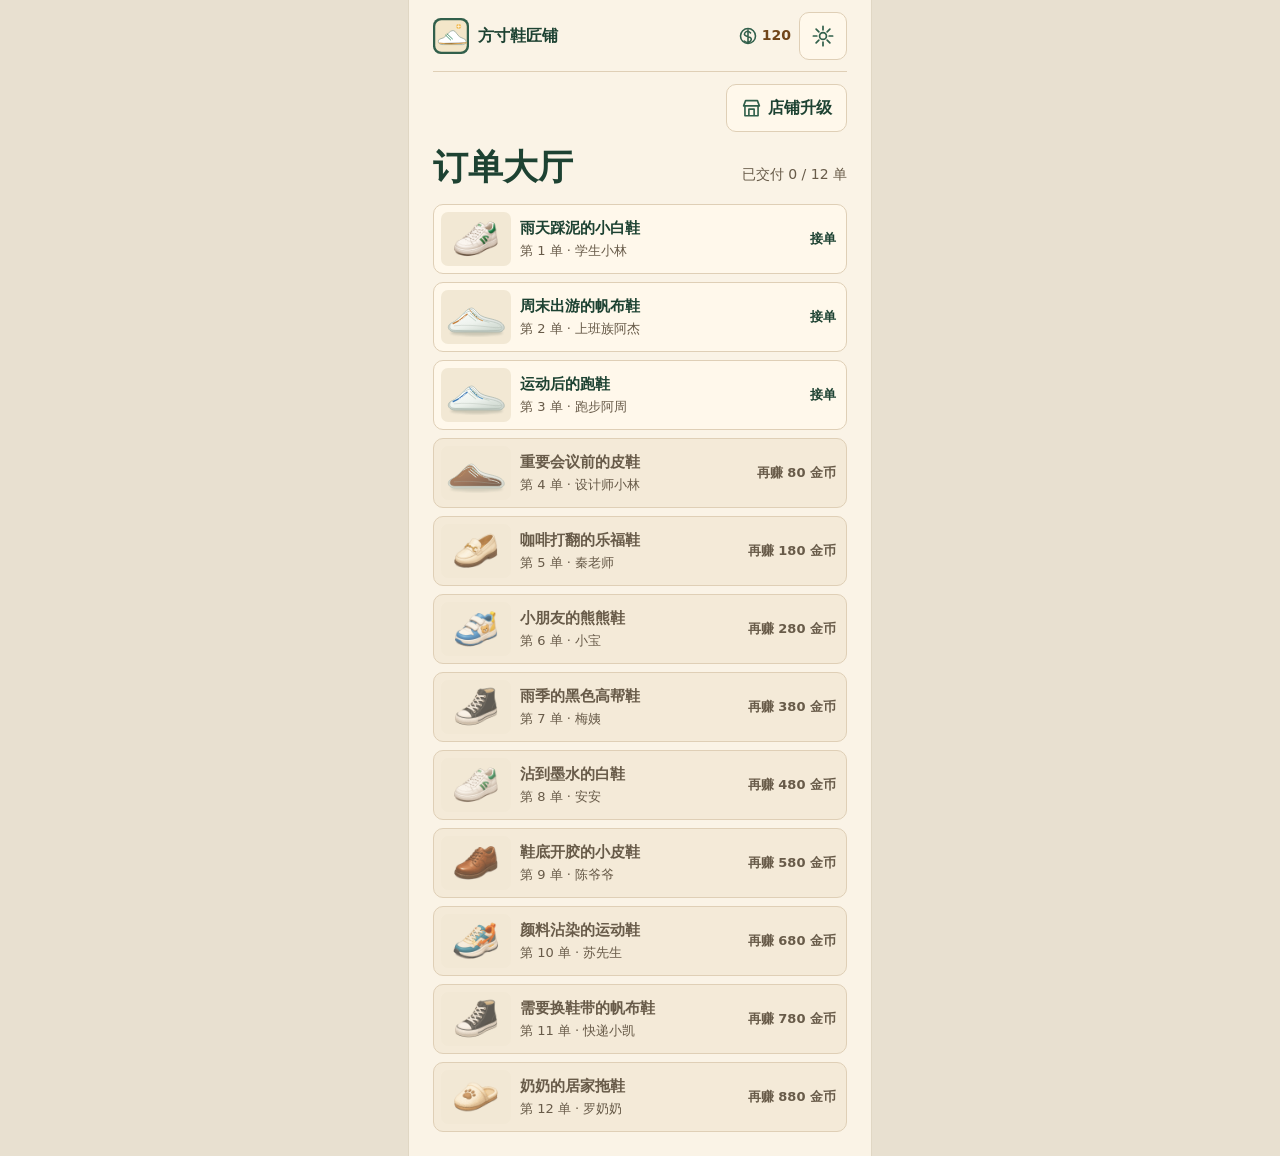
<file: play/fangcun-shoe-shop/index.html>
<!doctype html>
<html lang="zh-CN">
<head>
  <meta charset="UTF-8" />
  <meta name="viewport" content="width=device-width, initial-scale=1, viewport-fit=cover" />
  <meta name="theme-color" content="#315f4b" />
  <meta name="description" content="方寸鞋匠铺：一双鞋，慢慢修好。" />
  <link rel="icon" type="image/svg+xml" href="./assets/logo-faLnTCS3.svg" />
  <title>方寸鞋匠铺</title>
  <script type="module" crossorigin src="./assets/index-BaAndB-l.js"></script>
  <link rel="stylesheet" crossorigin href="./assets/index-BGBkobXp.css">
</head>
<body>
  <main id="shop" class="shop"></main>
</body>
</html>
</file>
<file: play/fangcun-shoe-shop/assets/index-BGBkobXp.css>
:root{color-scheme:light;font-family:PingFang SC,Microsoft YaHei,Noto Sans CJK SC,system-ui,sans-serif;line-height:1.5;color:#2d3b2f;background:#e8e0d0;--paper: #faf3e6;--panel: #fff8eb;--edge: #dfcfb6;--ink: #2d3b2f;--muted: #685b49;--green: #275743;--green-dark: #1d4232;--focus: #9b4d1a;--safe-area-top: env(safe-area-inset-top, 0px);scroll-padding-top:var(--safe-area-top)}@media(max-width:600px)and (orientation:portrait){:root.taptap{--safe-area-top: max(104px, env(safe-area-inset-top, 0px))}}*,*:before,*:after{box-sizing:border-box}body{margin:0;min-height:100vh;min-height:100dvh;padding:var(--safe-area-top) env(safe-area-inset-right,0px) env(safe-area-inset-bottom,0px) env(safe-area-inset-left,0px);-webkit-tap-highlight-color:transparent}h1,h2,p,figure,blockquote{margin:0}h1,h2{color:var(--green-dark);line-height:1.25;font-family:Songti SC,"Noto Serif CJK SC",SimSun,serif}h1{font-size:clamp(1.5rem,6.2vw,2.2rem)}h2{font-size:1.5rem}button{font:inherit;min-height:48px;cursor:pointer;touch-action:manipulation;border:1px solid transparent;border-radius:10px;transition:background-color .14s,border-color .14s}button:disabled{cursor:default}:focus-visible{outline:3px solid var(--focus);outline-offset:3px}h1:focus{outline:none}img{vertical-align:middle}.shop{width:min(100%,464px);min-height:calc(100vh - var(--safe-area-top) - env(safe-area-inset-bottom,0px));min-height:calc(100dvh - var(--safe-area-top) - env(safe-area-inset-bottom,0px));margin:0 auto;padding:0 clamp(14px,4.5vw,24px) 24px;background:var(--paper);border-inline:1px solid #e0d7c4}.shop:not([data-step=lobby]) .lobby-only,.shop:not([data-step=shop]) .shop-only,.shop:not([data-step=order]):not([data-step=shop]) .navigate-back,.shop[data-step=shop] .order-only,.shop[data-step=shop] .work-only,.shop[data-step=shop] .result-only,.shop[data-step=shop] .bench,.shop[data-step=lobby] .order-only,.shop[data-step=lobby] .work-only,.shop[data-step=lobby] .result-only,.shop[data-step=lobby] .bench,.shop[data-step=order] .work-only,.shop[data-step=order] .result-only,.shop[data-step=work] .order-only,.shop[data-step=work] .result-only,.shop[data-step=result] .order-only,.shop[data-step=result] .work-only,.shop[data-step=result] .bench{display:none}.shop-header,.shop-brand,.header-actions,#wallet,.progress-heading,.tool-row{display:flex;align-items:center}.shop-header{position:relative;z-index:1;min-height:72px;justify-content:space-between;gap:12px;border-bottom:1px solid var(--edge)}.shop-brand{gap:9px;font-weight:740;color:var(--green-dark)}.shop[data-step=order] .brand-logo,.shop[data-step=shop] .brand-logo{display:none}.header-actions{gap:8px}#wallet{gap:4px;color:#714519;font-size:.875rem;white-space:nowrap}#coin-balance{font-variant-numeric:tabular-nums}.lobby-heading{display:flex;flex-wrap:wrap;align-items:baseline;justify-content:space-between;gap:6px 12px;margin:21px 0 14px}#order-count{color:var(--muted);font-size:.875rem}.lobby-shop{display:flex;align-items:center;justify-content:space-between;gap:10px;padding:12px 0 0}.lobby-shop button{margin-left:auto}.lobby-shop img{object-fit:contain}.lobby-shop+.lobby-heading{margin-top:14px}.shop-upgrades{padding-top:20px}.upgrade-card{display:grid;grid-template-columns:auto minmax(0,1fr);align-items:center;gap:10px;margin-top:12px;padding:12px;border:1px solid var(--edge);border-radius:12px;background:var(--panel)}.upgrade-card>img{object-fit:contain}.upgrade-card h2{font-size:1.125rem}.upgrade-card p{font-size:.875rem;color:var(--muted)}.upgrade-card .primary{grid-column:1 / -1}#shop-status{margin-top:12px;font-weight:700;color:var(--green-dark)}.order-list{display:grid;gap:8px;list-style:none;margin:0;padding:0}.order-row{display:grid;grid-template-columns:clamp(42px,16vw,70px) minmax(0,1fr) auto;width:100%;align-items:center;gap:9px;min-height:70px;padding:7px 10px 7px 7px;text-align:left;color:var(--green-dark);background:var(--panel);border-color:var(--edge)}.order-row:hover,.order-row:active{border-color:#a98a63;background:#f7ebd6}.order-row[data-delivered=true]{background:#eff2e7;border-color:#c7d1bd}.order-row:disabled{color:var(--muted);background:#f4ead8;border-color:var(--edge)}.order-row:disabled .order-preview{opacity:.75}.order-preview{width:100%;height:54px;object-fit:contain;background:#f2e8d4;border-radius:7px;transform:translateZ(0)}.order-copy{display:grid;gap:2px;min-width:0}.order-copy strong{font-size:.95rem;line-height:1.35;overflow-wrap:anywhere}.order-meta,.order-status{font-size:.8125rem}.order-meta{color:var(--muted)}.order-status{font-weight:700}.icon-button{display:grid;place-items:center;width:48px;padding:0;border-color:var(--edge);background:var(--panel)}.icon-button:active,.secondary:active{background:#ebe2cf}.order-heading,.work-heading{margin:18px 0 14px}.section-label{font-size:.875rem;font-weight:700;color:var(--muted);margin-bottom:5px}.work-heading>p:last-child{margin-top:5px;color:var(--muted)}.ticket{display:grid;grid-template-columns:auto minmax(0,1fr);align-items:center;gap:12px;background:var(--panel);padding:10px 12px;margin-bottom:14px;border:1px solid var(--edge);border-radius:12px}.ticket img{border-radius:8px;background:#ead7b9}.ticket figcaption{font-weight:700;color:var(--green-dark)}.ticket blockquote{font-size:.875rem;color:var(--muted)}.bench{position:relative;height:min(72vw,300px);height:clamp(180px,min(72vw,41svh),300px);isolation:isolate;overflow:hidden;background:repeating-linear-gradient(0deg,#e6caa6 0 42px,#dec099 42px 44px,#ead0ad 44px 86px);border:1px solid #c7a278;border-radius:14px;box-shadow:inset 0 2px #f3dec1}.bench-mat{position:absolute;inset:16% 7% 8%;transform:rotate(-3deg) translateZ(0);pointer-events:none;border:1px solid #55785d;border-radius:12px;background:#7f9d7c;background-image:radial-gradient(#69896a .8px,transparent .9px);background-size:6px 6px;box-shadow:inset 0 0 0 4px #96ad8b,2px 4px #896e4b55}.bench-label{position:absolute;top:9px;left:12px;z-index:1;font-weight:700;font-size:.8125rem;color:#4d3928;pointer-events:none}#game{position:absolute;inset:0}#workbench-status{position:absolute;z-index:1;top:50%;left:50%;width:max-content;max-width:90%;transform:translate(-50%,-50%);padding:6px 11px;border-radius:8px;color:var(--ink);background:var(--panel);border:1px solid var(--edge);font-size:.875rem}#game canvas{display:block;touch-action:none;user-select:none;-webkit-user-select:none}.action-row{margin-top:16px}.tool-recommendation{display:flex;align-items:center;gap:8px;margin-bottom:9px;color:var(--muted);font-size:.875rem}.tool-recommendation img{object-fit:contain}.tool-recommendation strong{color:var(--green-dark)}.primary,.secondary{padding:9px 14px;font-weight:700}.primary{width:100%;color:#fff9eb;background:var(--green);border-color:var(--green-dark);box-shadow:inset 0 -2px #173d2e}.primary:active{background:var(--green-dark)}.primary:disabled{background:#e0dacb;border-color:#d4c9b8;color:#5e5749;box-shadow:none}.secondary{background:var(--panel);color:var(--green-dark);border-color:var(--edge);white-space:nowrap}.secondary:disabled{opacity:.55}.work-controls{position:relative;z-index:1;margin-top:14px}.progress-heading{justify-content:space-between;font-weight:700}#clean-percent,#result-percent{font-variant-numeric:tabular-nums}progress{display:block;width:100%;height:10px;margin:7px 0 4px;appearance:none;border:0;border-radius:999px;overflow:hidden;background:#e7d9bc;color:var(--green)}progress::-webkit-progress-bar{background:#e7d9bc}progress::-webkit-progress-value{background:var(--green)}progress::-moz-progress-bar{background:var(--green)}.goal-hint{font-size:.8125rem;color:var(--muted)}.tool-row{gap:8px;margin-block:10px;flex-wrap:wrap}.tool-picker{display:flex;align-items:stretch;flex:1 1 180px;gap:5px}.tool-option{display:flex;align-items:center;justify-content:center;gap:3px;flex:1 1 0;min-width:50px;padding:3px 4px;overflow-wrap:anywhere;font-size:.75rem;line-height:1.15;color:var(--green-dark);border-color:var(--edge);background:var(--panel)}.tool-option img{object-fit:contain;flex:0 0 22px;width:22px;height:22px}.tool-option[aria-pressed=true]{border-color:#52745d;background:#e3ead8;font-weight:700}#spot-clean{align-self:stretch;margin-left:auto;padding-inline:9px;font-size:.8125rem}#result-repair:not([hidden]){margin:-8px 0 12px}.result{padding-top:22px}.result-heading{text-align:center}.result-heading>p{margin-top:5px;color:var(--muted)}.sprite-feedback{display:inline-block;background:var(--frames) 0 0 / 400% 200% no-repeat;animation:play-spritesheet .56s steps(1,end) both}.sprite-feedback[hidden]{display:none}.result-sparkle{width:58px;height:58px;margin-bottom:6px}@keyframes play-spritesheet{0%{background-position:0 0}12.5%{background-position:33.3333% 0}25%{background-position:66.6667% 0}37.5%{background-position:100% 0}50%{background-position:0 100%}62.5%{background-position:33.3333% 100%}75%{background-position:66.6667% 100%}87.5%,to{background-position:100% 100%}}.comparison{display:grid;grid-template-columns:repeat(2,minmax(0,1fr));gap:10px;margin:20px 0 12px}.comparison figure{text-align:center;font-weight:700;border:1px solid var(--edge);border-radius:12px;background:var(--panel);padding:0 6px 8px}.comparison canvas{display:block;width:100%;height:auto;aspect-ratio:4 / 3}.result-stats{display:grid;grid-template-columns:repeat(2,minmax(0,1fr));gap:12px;padding:10px 0;margin:0 0 12px;border-top:1px solid var(--edge);border-bottom:1px solid var(--edge)}.result-stats>div{display:flex;flex-wrap:wrap;align-items:center;gap:5px 12px}.result-stats dd{margin:0;font-weight:700;color:var(--green-dark);font-size:1.125rem}.result-feedback{margin-bottom:10px;grid-template-columns:auto minmax(0,1fr) auto}#feedback-mood{background:none;object-fit:contain}.reward-line{display:flex;align-items:center;gap:6px;min-height:36px;margin-bottom:8px}#reward-coins{flex:0 0 36px;width:36px;height:36px}.settlement-status{font-weight:700;color:#714519}.result-actions{display:grid;gap:8px}dialog{color:var(--ink);background:var(--panel);border:1px solid #ccb390;border-radius:16px;width:min(360px,calc(100% - 36px));padding:18px}dialog::backdrop{background:#29271dc2}dialog h2{margin-bottom:12px}.setting-row{min-height:48px;display:flex;justify-content:space-between;align-items:center;cursor:pointer;border-bottom:1px solid var(--edge)}.setting-row input{width:21px;height:21px;accent-color:var(--green)}dialog>.primary{margin-top:16px}dialog>.secondary{width:100%;margin-top:8px}#settings-status{font-size:.875rem;margin-top:6px}.local-privacy{color:var(--muted);font-size:.875rem}.local-privacy summary{padding:13px 0;color:var(--green-dark);cursor:pointer}.local-privacy p{margin:0 0 8px}@media(max-height:640px){.shop-header{min-height:60px}.order-heading,.work-heading{margin-block:12px 10px}.bench{height:clamp(170px,min(66vw,35svh),260px)}.tool-row{margin-block:8px}}@media(prefers-reduced-motion:reduce){button{transition:none}.sprite-feedback{animation:none;background-position:0 100%}}
</file>
